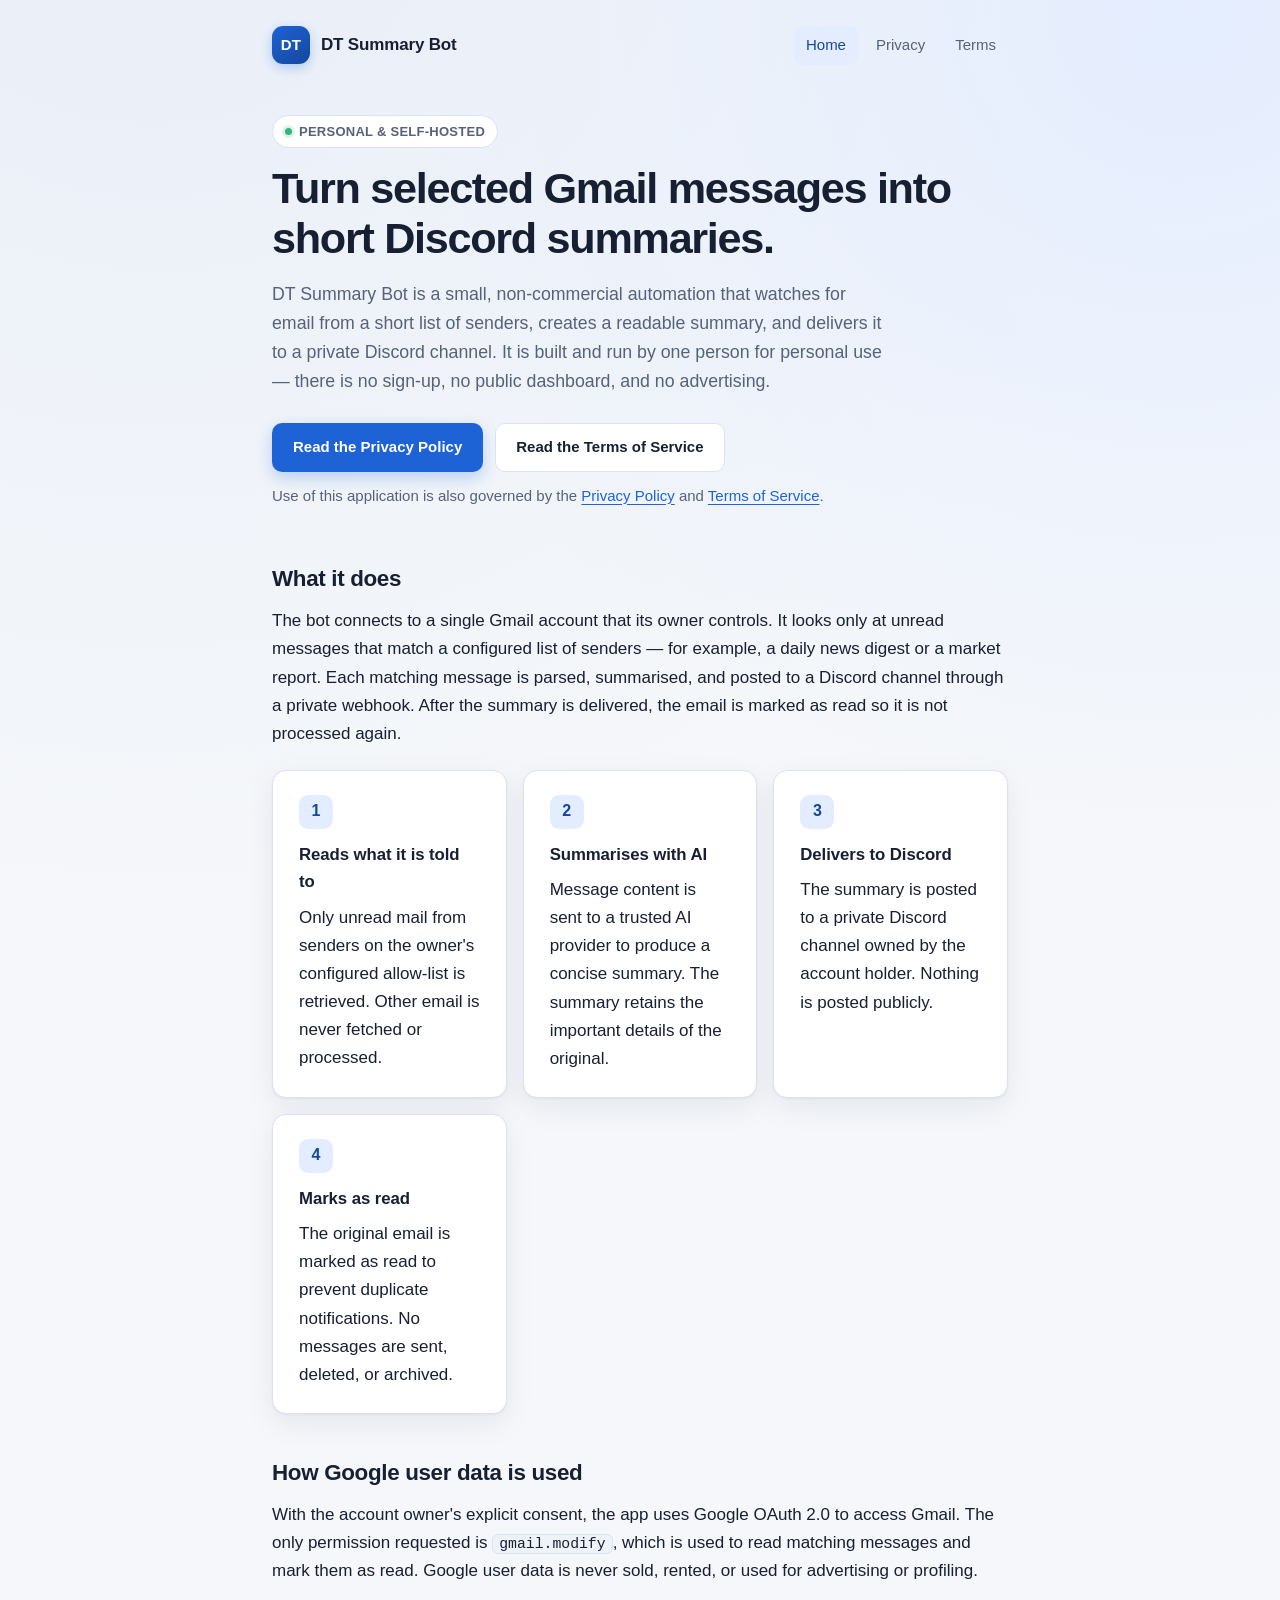
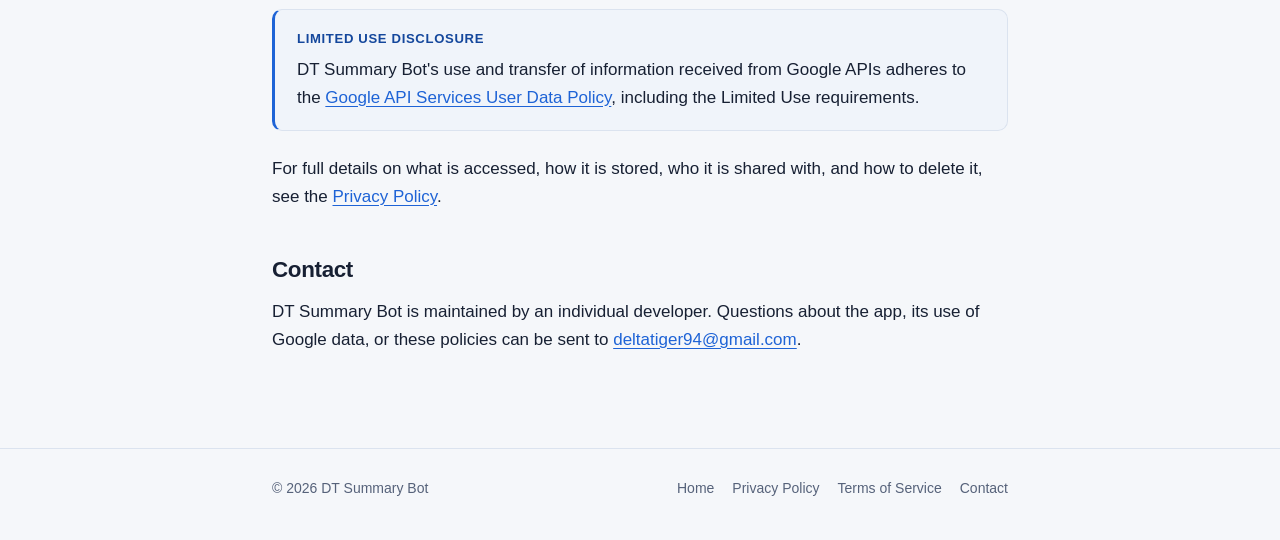
<file: index.html>
<!DOCTYPE html>
<html lang="en">
<head>
  <meta charset="utf-8">
  <meta name="viewport" content="width=device-width, initial-scale=1">
  <title>DT Summary Bot — Gmail summaries delivered to Discord</title>
  <meta name="description" content="DT Summary Bot is a personal, self-hosted automation that reads selected Gmail messages, summarises them, and posts the summary to a private Discord channel.">
  <meta name="theme-color" content="#1e63d6">
  <link rel="icon" href="assets/favicon.svg" type="image/svg+xml">
  <link rel="stylesheet" href="assets/style.css">
  <meta property="og:type" content="website">
  <meta property="og:title" content="DT Summary Bot">
  <meta property="og:description" content="A personal, self-hosted Gmail to Discord summary bot.">
</head>
<body>
  <a class="skip-link" href="#main">Skip to content</a>

  <header class="site-header">
    <div class="wrap header-inner">
      <a class="brand" href="index.html">
        <span class="brand-mark" aria-hidden="true">DT</span>
        <span>DT Summary Bot</span>
      </a>
      <nav class="site-nav" aria-label="Primary">
        <a href="index.html" aria-current="page">Home</a>
        <a href="privacy.html">Privacy</a>
        <a href="terms.html">Terms</a>
      </nav>
    </div>
  </header>

  <main id="main">
    <div class="wrap">
      <section class="hero">
        <p class="eyebrow"><span class="dot" aria-hidden="true"></span>Personal &amp; self-hosted</p>
        <h1>Turn selected Gmail messages into short Discord summaries.</h1>
        <p class="lead">
          DT Summary Bot is a small, non-commercial automation that watches for email from a
          short list of senders, creates a readable summary, and delivers it to a private
          Discord channel. It is built and run by one person for personal use — there is no
          sign-up, no public dashboard, and no advertising.
        </p>
        <div class="actions">
          <a class="button button-primary" href="privacy.html">Read the Privacy Policy</a>
          <a class="button button-secondary" href="terms.html">Read the Terms of Service</a>
        </div>
        <p class="meta">Use of this application is also governed by the <a href="privacy.html">Privacy Policy</a> and <a href="terms.html">Terms of Service</a>.</p>
      </section>

      <section aria-labelledby="what-it-does">
        <h2 id="what-it-does">What it does</h2>
        <p>
          The bot connects to a single Gmail account that its owner controls. It looks only at
          unread messages that match a configured list of senders — for example, a daily news
          digest or a market report. Each matching message is parsed, summarised, and posted to
          a Discord channel through a private webhook. After the summary is delivered, the
          email is marked as read so it is not processed again.
        </p>

        <div class="grid">
          <article class="card">
            <div class="feature-icon" aria-hidden="true">1</div>
            <h3>Reads what it is told to</h3>
            <p>Only unread mail from senders on the owner's configured allow-list is retrieved. Other email is never fetched or processed.</p>
          </article>
          <article class="card">
            <div class="feature-icon" aria-hidden="true">2</div>
            <h3>Summarises with AI</h3>
            <p>Message content is sent to a trusted AI provider to produce a concise summary. The summary retains the important details of the original.</p>
          </article>
          <article class="card">
            <div class="feature-icon" aria-hidden="true">3</div>
            <h3>Delivers to Discord</h3>
            <p>The summary is posted to a private Discord channel owned by the account holder. Nothing is posted publicly.</p>
          </article>
          <article class="card">
            <div class="feature-icon" aria-hidden="true">4</div>
            <h3>Marks as read</h3>
            <p>The original email is marked as read to prevent duplicate notifications. No messages are sent, deleted, or archived.</p>
          </article>
        </div>
      </section>

      <section aria-labelledby="google-data">
        <h2 id="google-data">How Google user data is used</h2>
        <p>
          With the account owner's explicit consent, the app uses Google OAuth 2.0 to access
          Gmail. The only permission requested is
          <code>gmail.modify</code>, which is used to read matching messages and mark them as
          read. Google user data is never sold, rented, or used for advertising or profiling.
        </p>

        <div class="callout">
          <span class="callout-title">Limited Use disclosure</span>
          <p>
            DT Summary Bot's use and transfer of information received from Google APIs adheres
            to the
            <a href="https://developers.google.com/terms/api-services-user-data-policy" rel="noopener noreferrer">Google API Services User Data Policy</a>,
            including the Limited Use requirements.
          </p>
        </div>

        <p>
          For full details on what is accessed, how it is stored, who it is shared with, and how
          to delete it, see the <a href="privacy.html">Privacy Policy</a>.
        </p>
      </section>

      <section aria-labelledby="contact">
        <h2 id="contact">Contact</h2>
        <p>
          DT Summary Bot is maintained by an individual developer. Questions about the app, its
          use of Google data, or these policies can be sent to
          <a href="mailto:deltatiger94@gmail.com">deltatiger94@gmail.com</a>.
        </p>
      </section>
    </div>
  </main>

  <footer class="site-footer">
    <div class="wrap footer-inner">
      <span>&copy; 2026 DT Summary Bot</span>
      <nav class="footer-links" aria-label="Footer">
        <a href="index.html">Home</a>
        <a href="privacy.html">Privacy Policy</a>
        <a href="terms.html">Terms of Service</a>
        <a href="mailto:deltatiger94@gmail.com">Contact</a>
      </nav>
    </div>
  </footer>
</body>
</html>
</file>
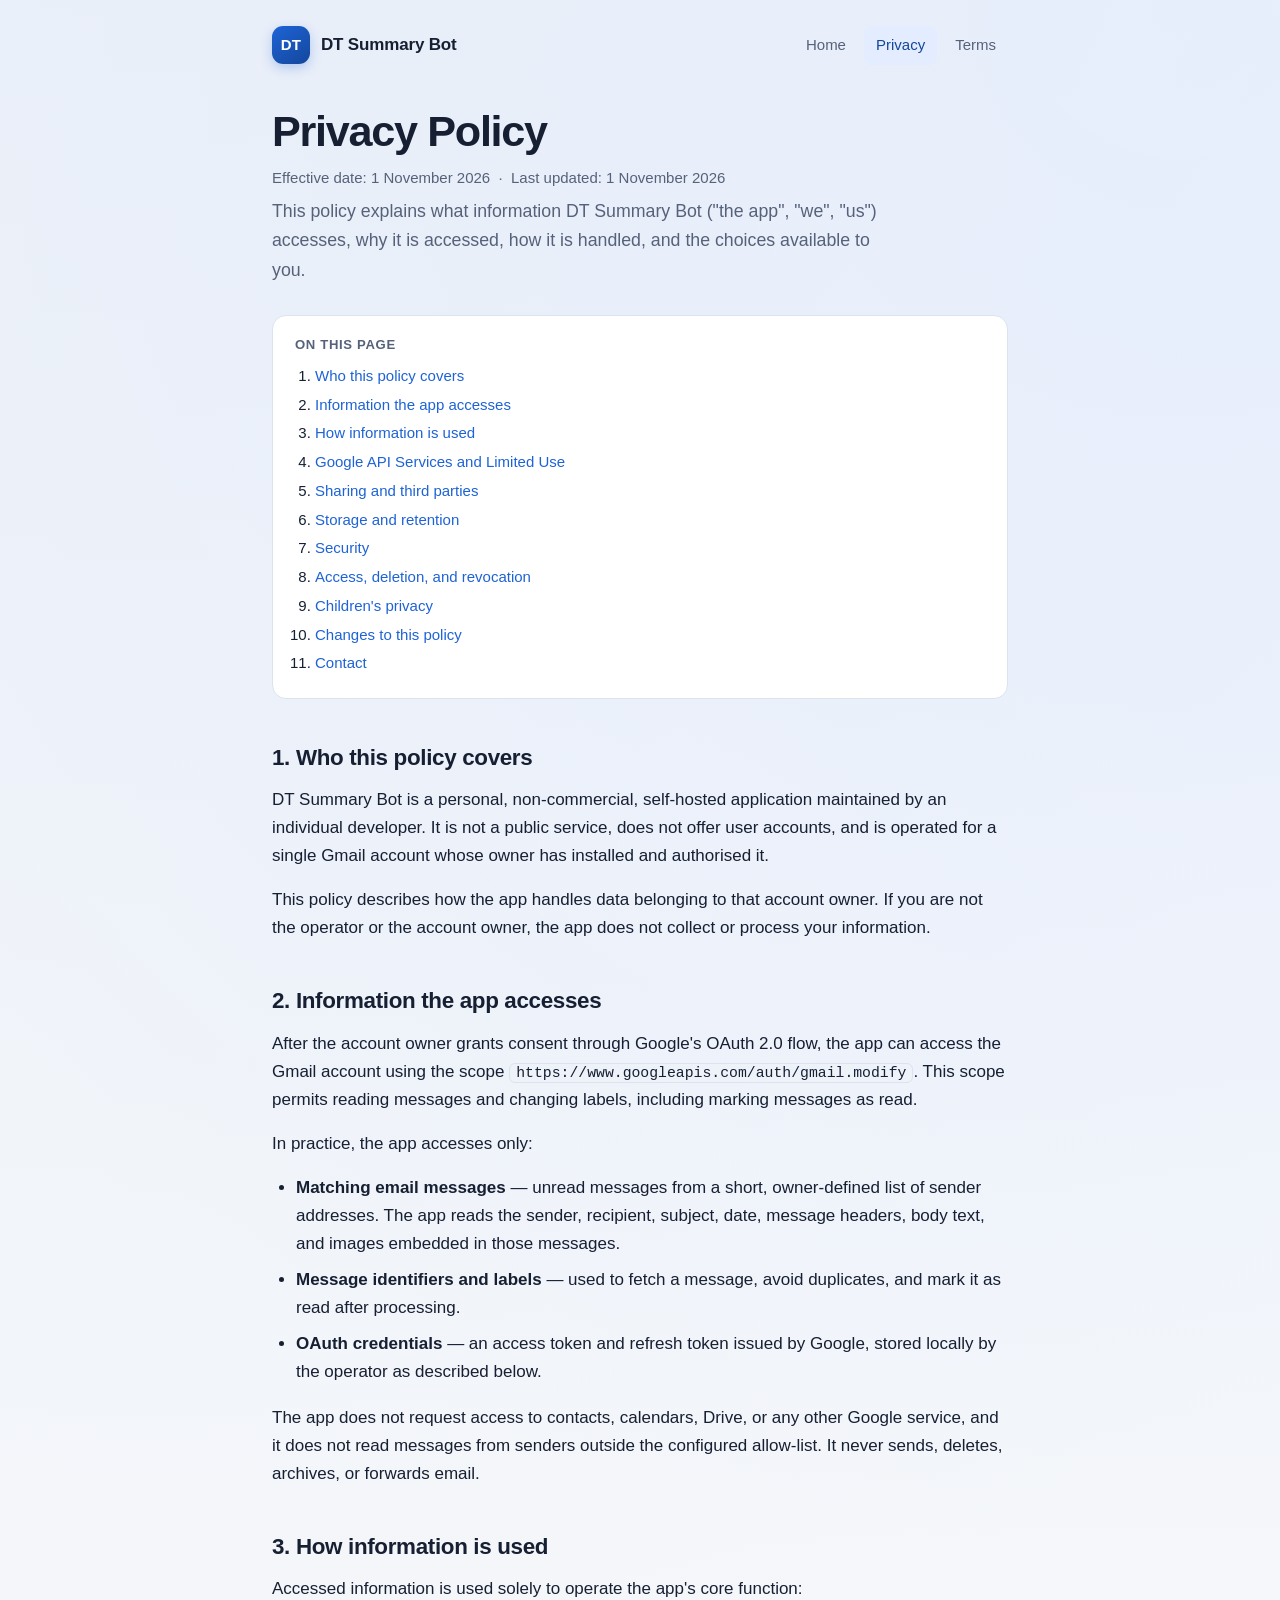
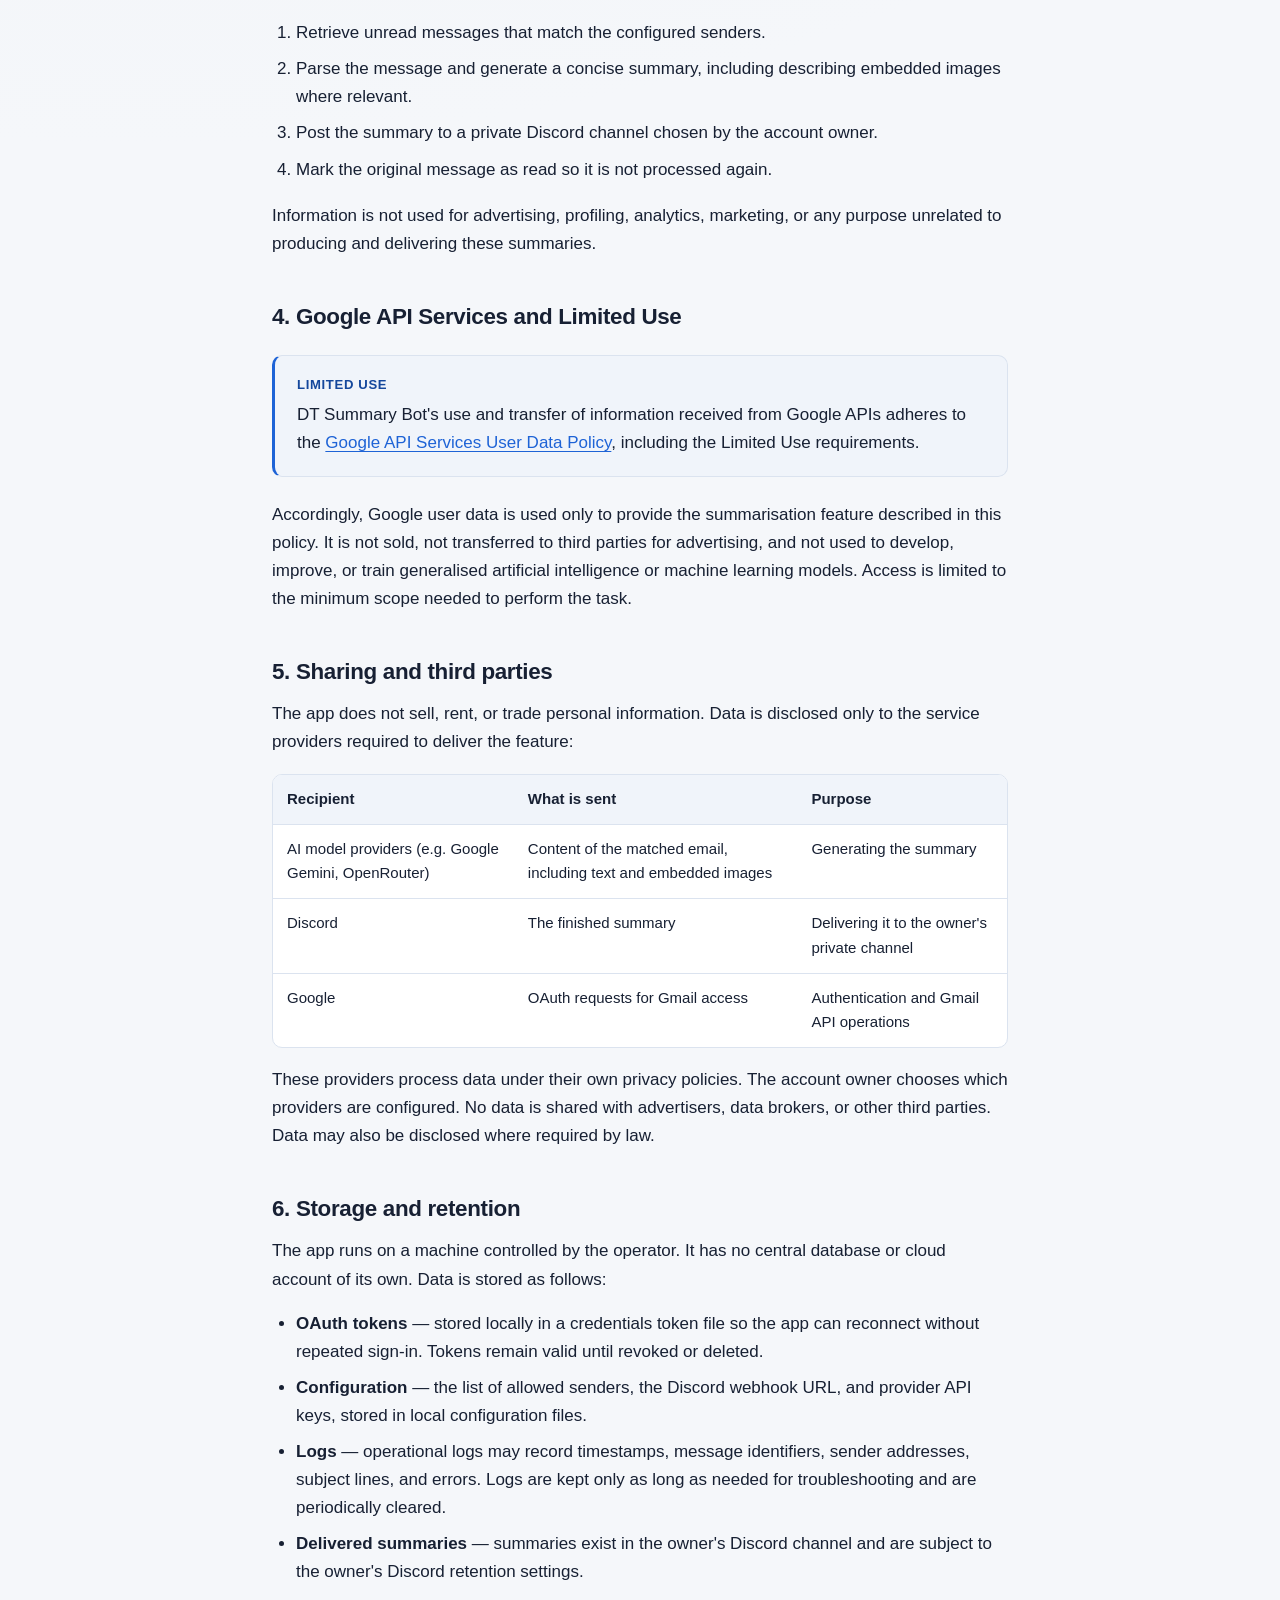
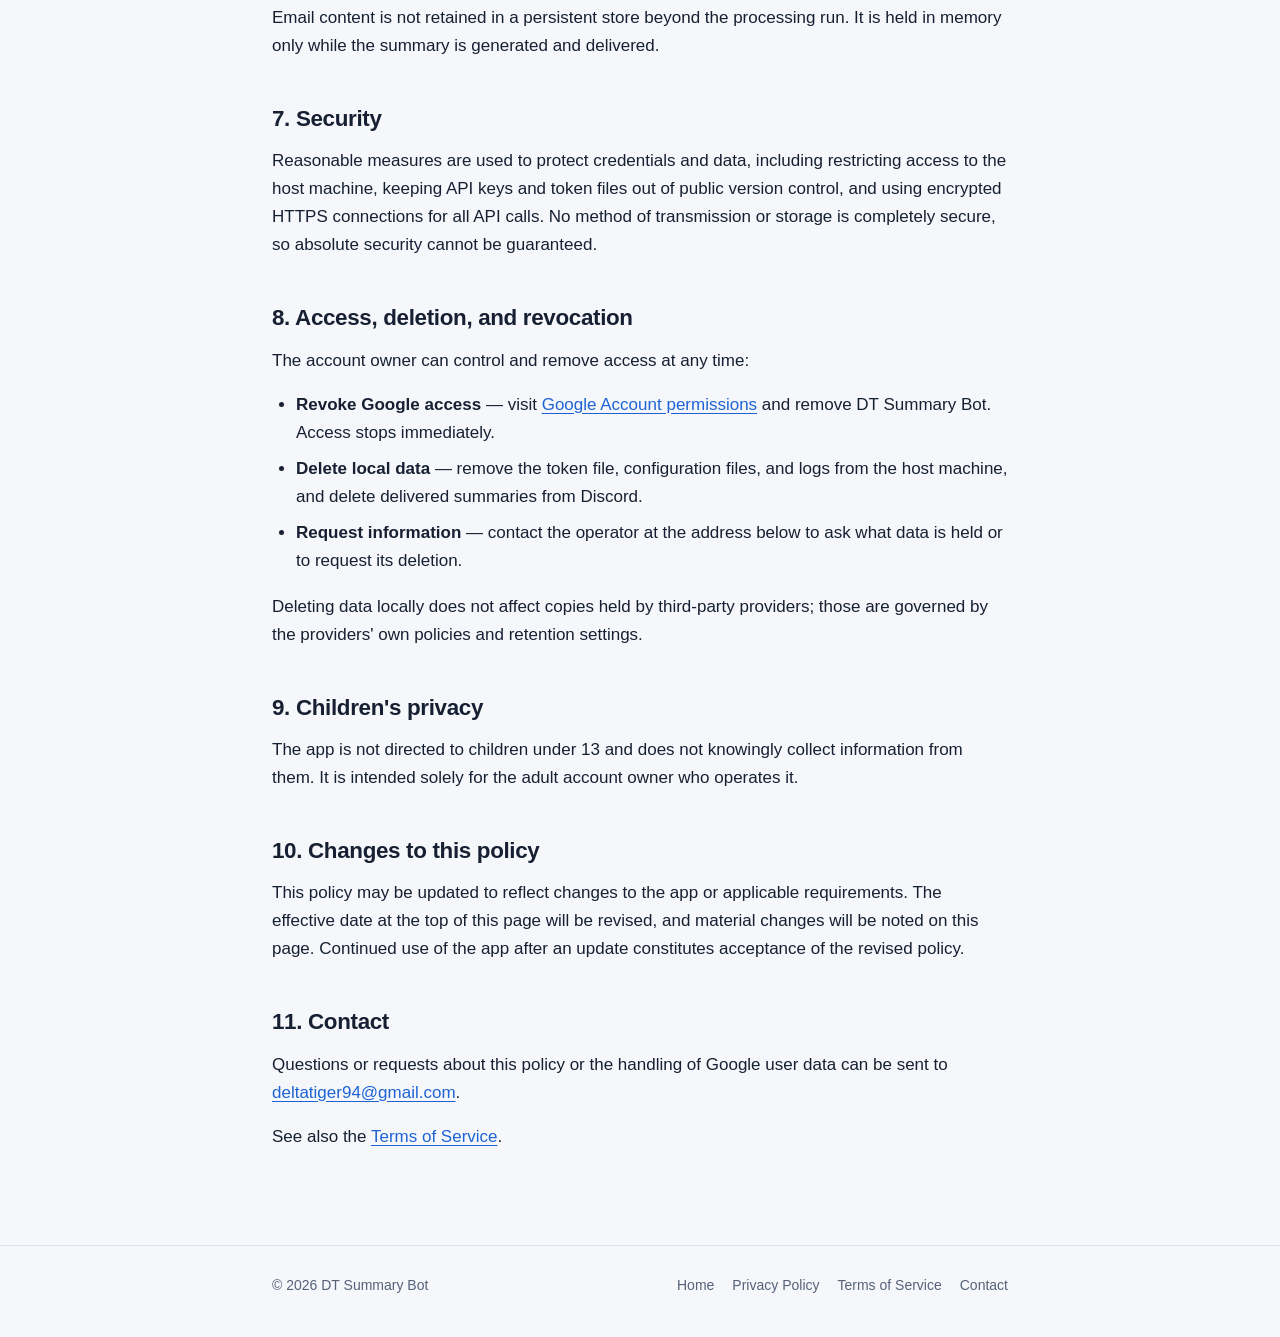
<file: privacy.html>
<!DOCTYPE html>
<html lang="en">
<head>
  <meta charset="utf-8">
  <meta name="viewport" content="width=device-width, initial-scale=1">
  <title>Privacy Policy — DT Summary Bot</title>
  <meta name="description" content="How DT Summary Bot accesses, uses, stores, and deletes Google user data.">
  <meta name="theme-color" content="#1e63d6">
  <link rel="icon" href="assets/favicon.svg" type="image/svg+xml">
  <link rel="stylesheet" href="assets/style.css">
</head>
<body>
  <a class="skip-link" href="#main">Skip to content</a>

  <header class="site-header">
    <div class="wrap header-inner">
      <a class="brand" href="index.html">
        <span class="brand-mark" aria-hidden="true">DT</span>
        <span>DT Summary Bot</span>
      </a>
      <nav class="site-nav" aria-label="Primary">
        <a href="index.html">Home</a>
        <a href="privacy.html" aria-current="page">Privacy</a>
        <a href="terms.html">Terms</a>
      </nav>
    </div>
  </header>

  <main id="main">
    <div class="wrap">
      <div class="page-header">
        <h1>Privacy Policy</h1>
        <p class="meta">Effective date: 1 November 2026 &nbsp;·&nbsp; Last updated: 1 November 2026</p>
        <p class="lead">
          This policy explains what information DT Summary Bot ("the app", "we", "us") accesses,
          why it is accessed, how it is handled, and the choices available to you.
        </p>
      </div>

      <nav class="toc" aria-label="On this page">
        <p>On this page</p>
        <ol>
          <li><a href="#scope">Who this policy covers</a></li>
          <li><a href="#data">Information the app accesses</a></li>
          <li><a href="#use">How information is used</a></li>
          <li><a href="#google">Google API Services and Limited Use</a></li>
          <li><a href="#sharing">Sharing and third parties</a></li>
          <li><a href="#storage">Storage and retention</a></li>
          <li><a href="#security">Security</a></li>
          <li><a href="#rights">Access, deletion, and revocation</a></li>
          <li><a href="#children">Children's privacy</a></li>
          <li><a href="#changes">Changes to this policy</a></li>
          <li><a href="#contact">Contact</a></li>
        </ol>
      </nav>

      <h2 id="scope">1. Who this policy covers</h2>
      <p>
        DT Summary Bot is a personal, non-commercial, self-hosted application maintained by an
        individual developer. It is not a public service, does not offer user accounts, and is
        operated for a single Gmail account whose owner has installed and authorised it.
      </p>
      <p>
        This policy describes how the app handles data belonging to that account owner. If you
        are not the operator or the account owner, the app does not collect or process your
        information.
      </p>

      <h2 id="data">2. Information the app accesses</h2>
      <p>
        After the account owner grants consent through Google's OAuth 2.0 flow, the app can
        access the Gmail account using the scope
        <code>https://www.googleapis.com/auth/gmail.modify</code>. This scope permits reading
        messages and changing labels, including marking messages as read.
      </p>
      <p>In practice, the app accesses only:</p>
      <ul>
        <li><strong>Matching email messages</strong> — unread messages from a short, owner-defined list of sender addresses. The app reads the sender, recipient, subject, date, message headers, body text, and images embedded in those messages.</li>
        <li><strong>Message identifiers and labels</strong> — used to fetch a message, avoid duplicates, and mark it as read after processing.</li>
        <li><strong>OAuth credentials</strong> — an access token and refresh token issued by Google, stored locally by the operator as described below.</li>
      </ul>
      <p>
        The app does not request access to contacts, calendars, Drive, or any other Google
        service, and it does not read messages from senders outside the configured allow-list.
        It never sends, deletes, archives, or forwards email.
      </p>

      <h2 id="use">3. How information is used</h2>
      <p>Accessed information is used solely to operate the app's core function:</p>
      <ol>
        <li>Retrieve unread messages that match the configured senders.</li>
        <li>Parse the message and generate a concise summary, including describing embedded images where relevant.</li>
        <li>Post the summary to a private Discord channel chosen by the account owner.</li>
        <li>Mark the original message as read so it is not processed again.</li>
      </ol>
      <p>
        Information is not used for advertising, profiling, analytics, marketing, or any purpose
        unrelated to producing and delivering these summaries.
      </p>

      <h2 id="google">4. Google API Services and Limited Use</h2>
      <div class="callout">
        <span class="callout-title">Limited Use</span>
        <p>
          DT Summary Bot's use and transfer of information received from Google APIs adheres to
          the
          <a href="https://developers.google.com/terms/api-services-user-data-policy" rel="noopener noreferrer">Google API Services User Data Policy</a>,
          including the Limited Use requirements.
        </p>
      </div>
      <p>
        Accordingly, Google user data is used only to provide the summarisation feature
        described in this policy. It is not sold, not transferred to third parties for
        advertising, and not used to develop, improve, or train generalised artificial
        intelligence or machine learning models. Access is limited to the minimum scope needed
        to perform the task.
      </p>

      <h2 id="sharing">5. Sharing and third parties</h2>
      <p>
        The app does not sell, rent, or trade personal information. Data is disclosed only to
        the service providers required to deliver the feature:
      </p>

      <div class="table-scroll">
        <table>
          <thead>
            <tr>
              <th scope="col">Recipient</th>
              <th scope="col">What is sent</th>
              <th scope="col">Purpose</th>
            </tr>
          </thead>
          <tbody>
            <tr>
              <td>AI model providers (e.g. Google Gemini, OpenRouter)</td>
              <td>Content of the matched email, including text and embedded images</td>
              <td>Generating the summary</td>
            </tr>
            <tr>
              <td>Discord</td>
              <td>The finished summary</td>
              <td>Delivering it to the owner's private channel</td>
            </tr>
            <tr>
              <td>Google</td>
              <td>OAuth requests for Gmail access</td>
              <td>Authentication and Gmail API operations</td>
            </tr>
          </tbody>
        </table>
      </div>

      <p>
        These providers process data under their own privacy policies. The account owner
        chooses which providers are configured. No data is shared with advertisers, data
        brokers, or other third parties. Data may also be disclosed where required by law.
      </p>

      <h2 id="storage">6. Storage and retention</h2>
      <p>
        The app runs on a machine controlled by the operator. It has no central database or
        cloud account of its own. Data is stored as follows:
      </p>
      <ul>
        <li><strong>OAuth tokens</strong> — stored locally in a credentials token file so the app can reconnect without repeated sign-in. Tokens remain valid until revoked or deleted.</li>
        <li><strong>Configuration</strong> — the list of allowed senders, the Discord webhook URL, and provider API keys, stored in local configuration files.</li>
        <li><strong>Logs</strong> — operational logs may record timestamps, message identifiers, sender addresses, subject lines, and errors. Logs are kept only as long as needed for troubleshooting and are periodically cleared.</li>
        <li><strong>Delivered summaries</strong> — summaries exist in the owner's Discord channel and are subject to the owner's Discord retention settings.</li>
      </ul>
      <p>
        Email content is not retained in a persistent store beyond the processing run. It is
        held in memory only while the summary is generated and delivered.
      </p>

      <h2 id="security">7. Security</h2>
      <p>
        Reasonable measures are used to protect credentials and data, including restricting
        access to the host machine, keeping API keys and token files out of public version
        control, and using encrypted HTTPS connections for all API calls. No method of
        transmission or storage is completely secure, so absolute security cannot be
        guaranteed.
      </p>

      <h2 id="rights">8. Access, deletion, and revocation</h2>
      <p>The account owner can control and remove access at any time:</p>
      <ul>
        <li>
          <strong>Revoke Google access</strong> — visit
          <a href="https://myaccount.google.com/permissions" rel="noopener noreferrer">Google Account permissions</a>
          and remove DT Summary Bot. Access stops immediately.
        </li>
        <li>
          <strong>Delete local data</strong> — remove the token file, configuration files, and
          logs from the host machine, and delete delivered summaries from Discord.
        </li>
        <li>
          <strong>Request information</strong> — contact the operator at the address below to ask
          what data is held or to request its deletion.
        </li>
      </ul>
      <p>
        Deleting data locally does not affect copies held by third-party providers; those are
        governed by the providers' own policies and retention settings.
      </p>

      <h2 id="children">9. Children's privacy</h2>
      <p>
        The app is not directed to children under 13 and does not knowingly collect information
        from them. It is intended solely for the adult account owner who operates it.
      </p>

      <h2 id="changes">10. Changes to this policy</h2>
      <p>
        This policy may be updated to reflect changes to the app or applicable requirements.
        The effective date at the top of this page will be revised, and material changes will be
        noted on this page. Continued use of the app after an update constitutes acceptance of
        the revised policy.
      </p>

      <h2 id="contact">11. Contact</h2>
      <p>
        Questions or requests about this policy or the handling of Google user data can be sent
        to <a href="mailto:deltatiger94@gmail.com">deltatiger94@gmail.com</a>.
      </p>
      <p>See also the <a href="terms.html">Terms of Service</a>.</p>
    </div>
  </main>

  <footer class="site-footer">
    <div class="wrap footer-inner">
      <span>&copy; 2026 DT Summary Bot</span>
      <nav class="footer-links" aria-label="Footer">
        <a href="index.html">Home</a>
        <a href="privacy.html">Privacy Policy</a>
        <a href="terms.html">Terms of Service</a>
        <a href="mailto:deltatiger94@gmail.com">Contact</a>
      </nav>
    </div>
  </footer>
</body>
</html>
</file>
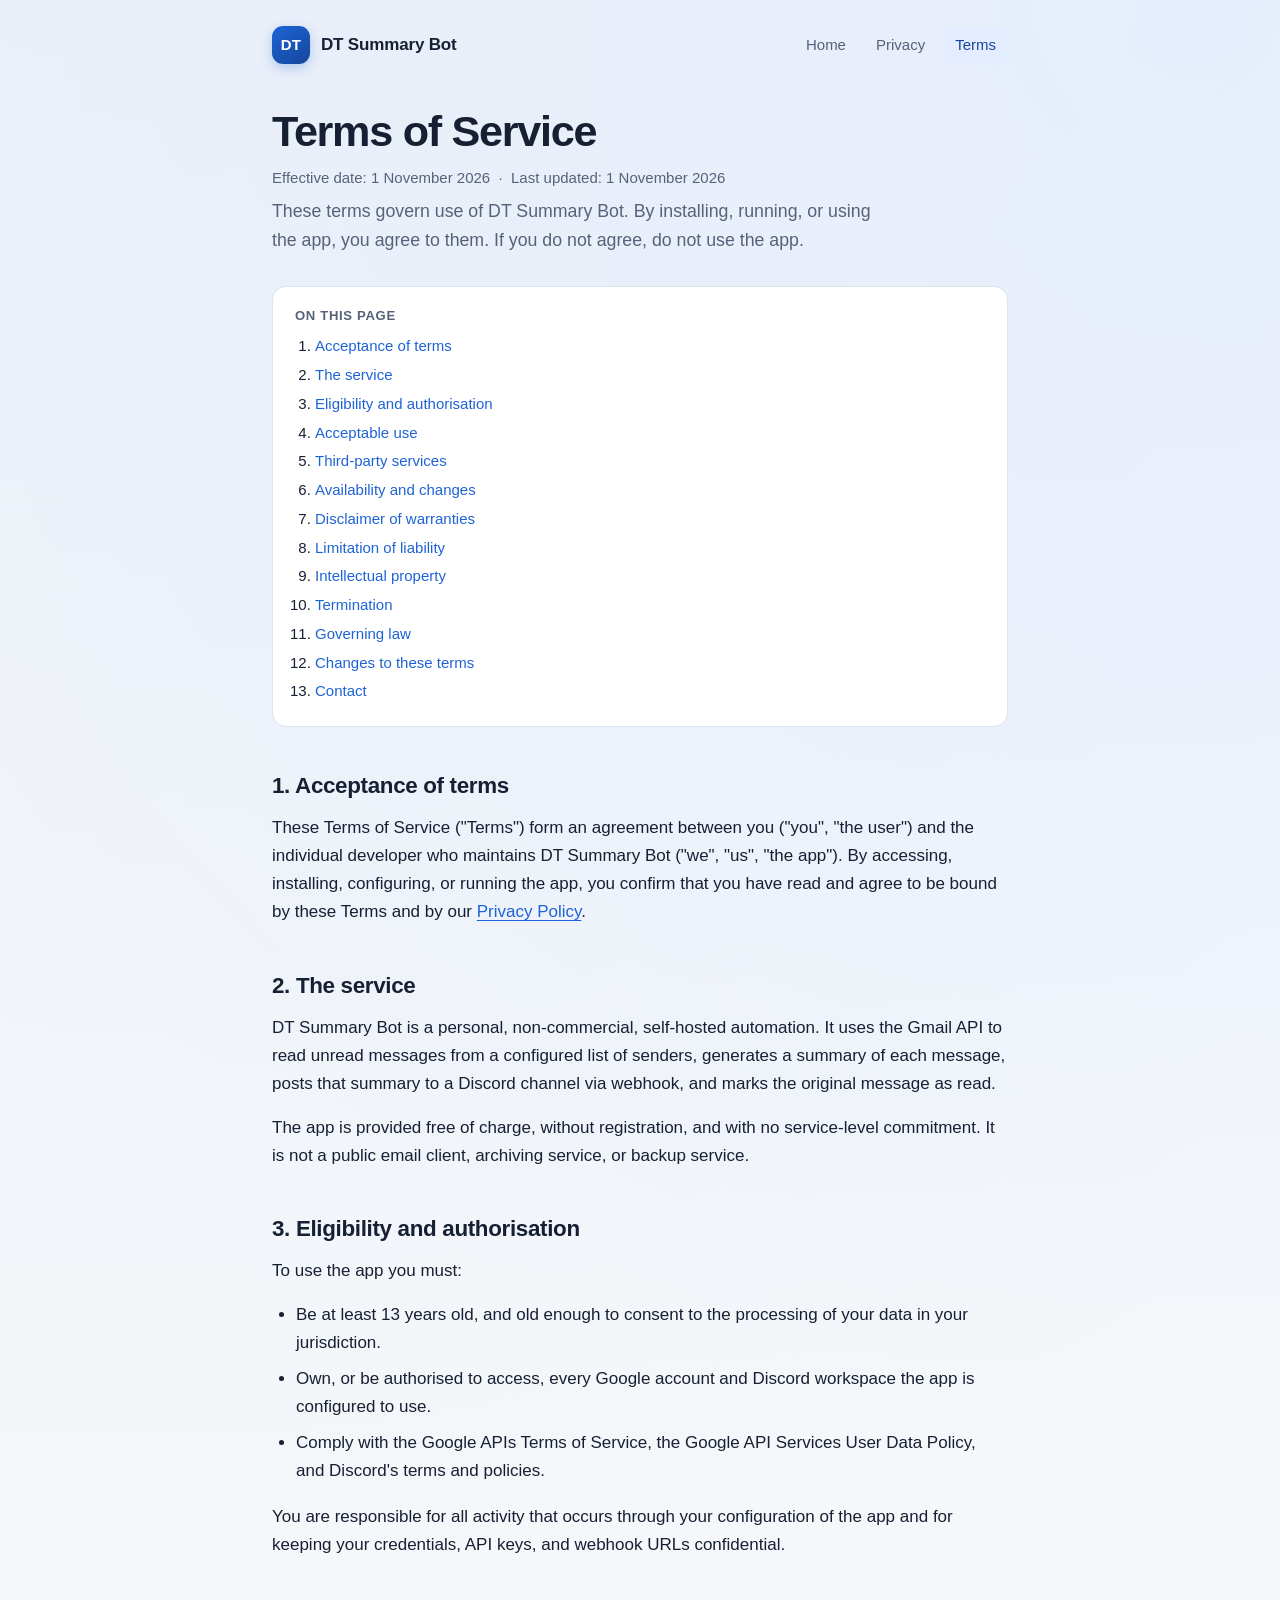
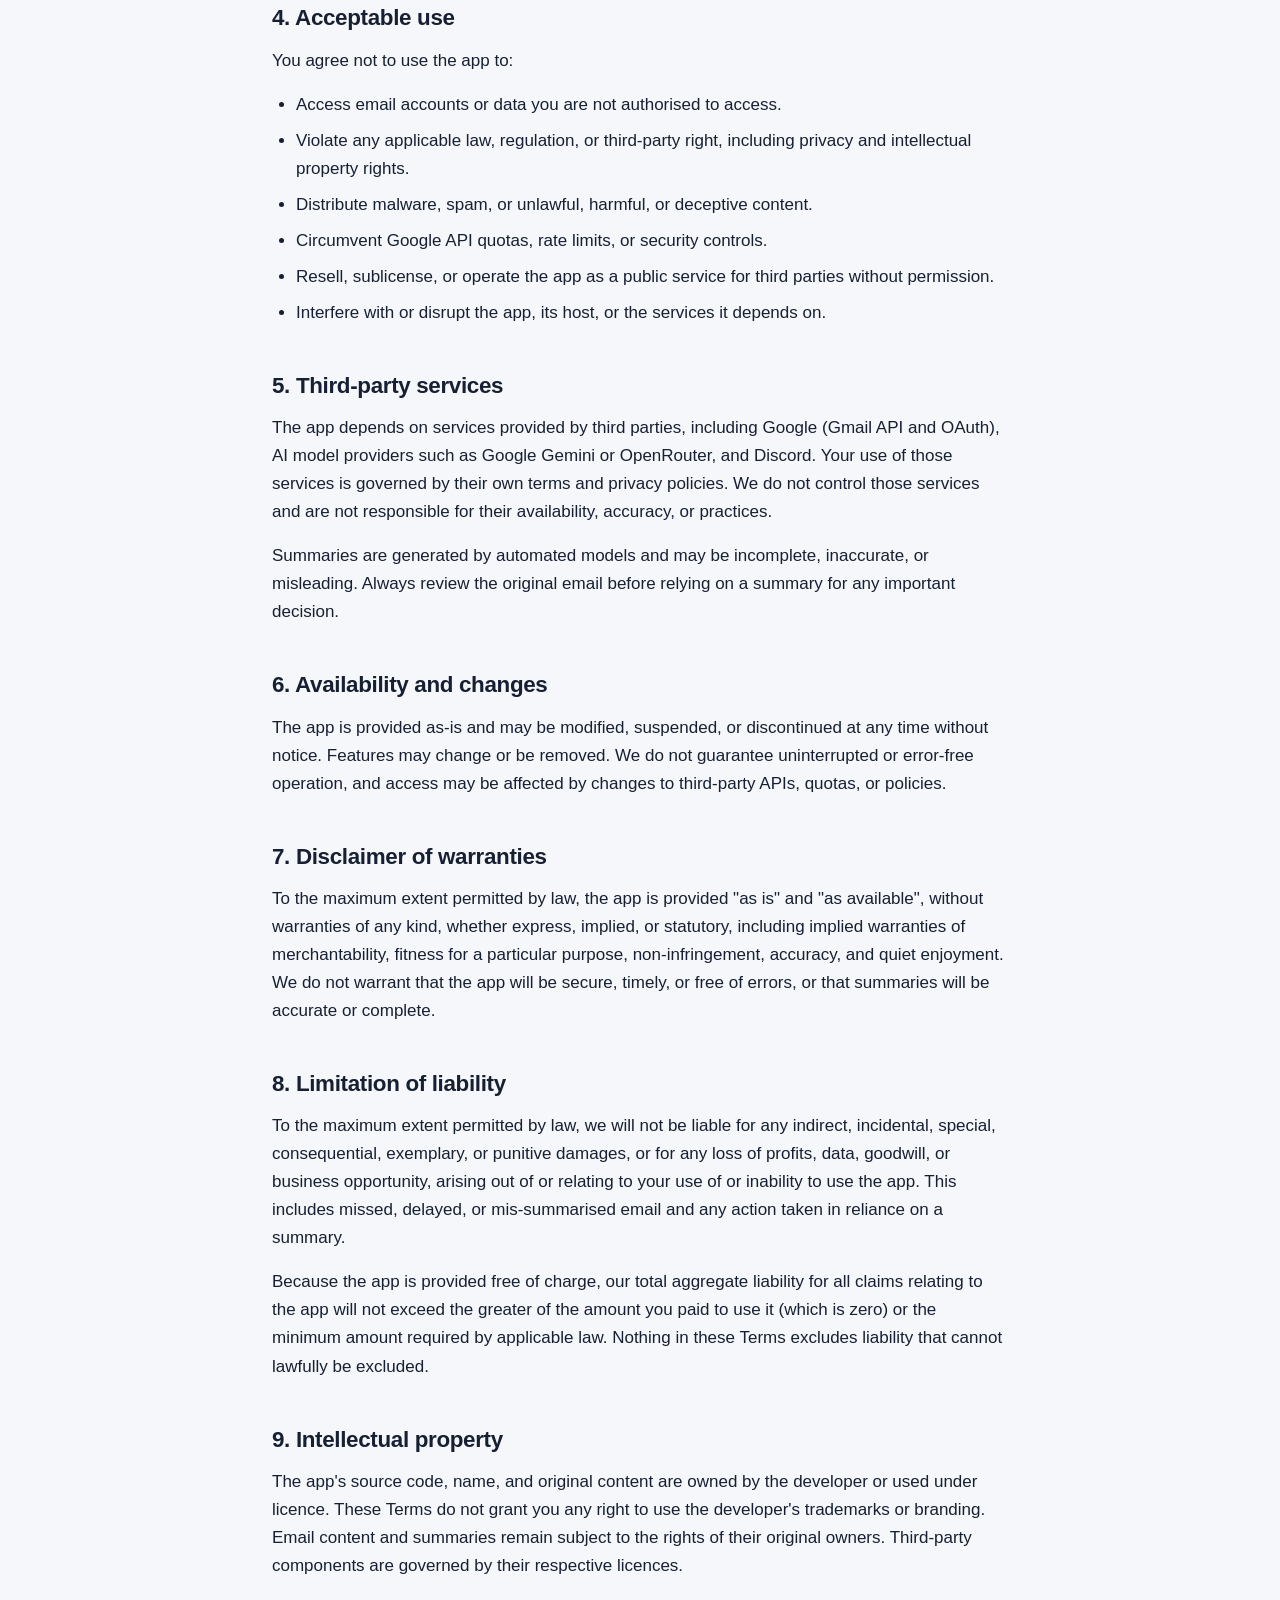
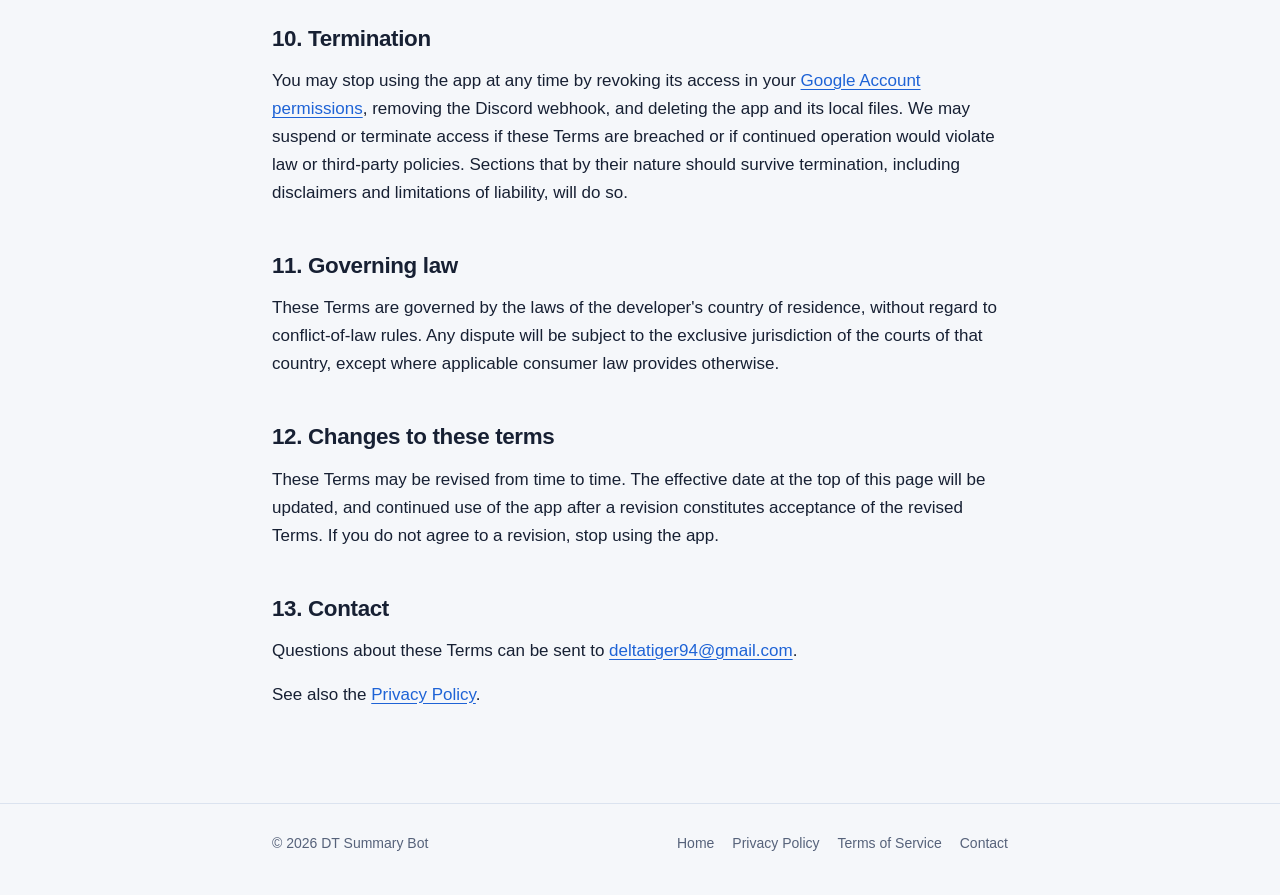
<file: terms.html>
<!DOCTYPE html>
<html lang="en">
<head>
  <meta charset="utf-8">
  <meta name="viewport" content="width=device-width, initial-scale=1">
  <title>Terms of Service — DT Summary Bot</title>
  <meta name="description" content="The terms that govern use of the DT Summary Bot application.">
  <meta name="theme-color" content="#1e63d6">
  <link rel="icon" href="assets/favicon.svg" type="image/svg+xml">
  <link rel="stylesheet" href="assets/style.css">
</head>
<body>
  <a class="skip-link" href="#main">Skip to content</a>

  <header class="site-header">
    <div class="wrap header-inner">
      <a class="brand" href="index.html">
        <span class="brand-mark" aria-hidden="true">DT</span>
        <span>DT Summary Bot</span>
      </a>
      <nav class="site-nav" aria-label="Primary">
        <a href="index.html">Home</a>
        <a href="privacy.html">Privacy</a>
        <a href="terms.html" aria-current="page">Terms</a>
      </nav>
    </div>
  </header>

  <main id="main">
    <div class="wrap">
      <div class="page-header">
        <h1>Terms of Service</h1>
        <p class="meta">Effective date: 1 November 2026 &nbsp;·&nbsp; Last updated: 1 November 2026</p>
        <p class="lead">
          These terms govern use of DT Summary Bot. By installing, running, or using the app, you
          agree to them. If you do not agree, do not use the app.
        </p>
      </div>

      <nav class="toc" aria-label="On this page">
        <p>On this page</p>
        <ol>
          <li><a href="#acceptance">Acceptance of terms</a></li>
          <li><a href="#service">The service</a></li>
          <li><a href="#eligibility">Eligibility and authorisation</a></li>
          <li><a href="#acceptable-use">Acceptable use</a></li>
          <li><a href="#third-parties">Third-party services</a></li>
          <li><a href="#availability">Availability and changes</a></li>
          <li><a href="#disclaimer">Disclaimer of warranties</a></li>
          <li><a href="#liability">Limitation of liability</a></li>
          <li><a href="#ip">Intellectual property</a></li>
          <li><a href="#termination">Termination</a></li>
          <li><a href="#law">Governing law</a></li>
          <li><a href="#changes">Changes to these terms</a></li>
          <li><a href="#contact">Contact</a></li>
        </ol>
      </nav>

      <h2 id="acceptance">1. Acceptance of terms</h2>
      <p>
        These Terms of Service ("Terms") form an agreement between you ("you", "the user") and
        the individual developer who maintains DT Summary Bot ("we", "us", "the app"). By
        accessing, installing, configuring, or running the app, you confirm that you have read
        and agree to be bound by these Terms and by our
        <a href="privacy.html">Privacy Policy</a>.
      </p>

      <h2 id="service">2. The service</h2>
      <p>
        DT Summary Bot is a personal, non-commercial, self-hosted automation. It uses the Gmail
        API to read unread messages from a configured list of senders, generates a summary of
        each message, posts that summary to a Discord channel via webhook, and marks the
        original message as read.
      </p>
      <p>
        The app is provided free of charge, without registration, and with no service-level
        commitment. It is not a public email client, archiving service, or backup service.
      </p>

      <h2 id="eligibility">3. Eligibility and authorisation</h2>
      <p>To use the app you must:</p>
      <ul>
        <li>Be at least 13 years old, and old enough to consent to the processing of your data in your jurisdiction.</li>
        <li>Own, or be authorised to access, every Google account and Discord workspace the app is configured to use.</li>
        <li>Comply with the Google APIs Terms of Service, the Google API Services User Data Policy, and Discord's terms and policies.</li>
      </ul>
      <p>
        You are responsible for all activity that occurs through your configuration of the app
        and for keeping your credentials, API keys, and webhook URLs confidential.
      </p>

      <h2 id="acceptable-use">4. Acceptable use</h2>
      <p>You agree not to use the app to:</p>
      <ul>
        <li>Access email accounts or data you are not authorised to access.</li>
        <li>Violate any applicable law, regulation, or third-party right, including privacy and intellectual property rights.</li>
        <li>Distribute malware, spam, or unlawful, harmful, or deceptive content.</li>
        <li>Circumvent Google API quotas, rate limits, or security controls.</li>
        <li>Resell, sublicense, or operate the app as a public service for third parties without permission.</li>
        <li>Interfere with or disrupt the app, its host, or the services it depends on.</li>
      </ul>

      <h2 id="third-parties">5. Third-party services</h2>
      <p>
        The app depends on services provided by third parties, including Google (Gmail API and
        OAuth), AI model providers such as Google Gemini or OpenRouter, and Discord. Your use of
        those services is governed by their own terms and privacy policies. We do not control
        those services and are not responsible for their availability, accuracy, or practices.
      </p>
      <p>
        Summaries are generated by automated models and may be incomplete, inaccurate, or
        misleading. Always review the original email before relying on a summary for any
        important decision.
      </p>

      <h2 id="availability">6. Availability and changes</h2>
      <p>
        The app is provided as-is and may be modified, suspended, or discontinued at any time
        without notice. Features may change or be removed. We do not guarantee uninterrupted or
        error-free operation, and access may be affected by changes to third-party APIs,
        quotas, or policies.
      </p>

      <h2 id="disclaimer">7. Disclaimer of warranties</h2>
      <p>
        To the maximum extent permitted by law, the app is provided "as is" and "as available",
        without warranties of any kind, whether express, implied, or statutory, including
        implied warranties of merchantability, fitness for a particular purpose,
        non-infringement, accuracy, and quiet enjoyment. We do not warrant that the app will be
        secure, timely, or free of errors, or that summaries will be accurate or complete.
      </p>

      <h2 id="liability">8. Limitation of liability</h2>
      <p>
        To the maximum extent permitted by law, we will not be liable for any indirect,
        incidental, special, consequential, exemplary, or punitive damages, or for any loss of
        profits, data, goodwill, or business opportunity, arising out of or relating to your
        use of or inability to use the app. This includes missed, delayed, or mis-summarised
        email and any action taken in reliance on a summary.
      </p>
      <p>
        Because the app is provided free of charge, our total aggregate liability for all claims
        relating to the app will not exceed the greater of the amount you paid to use it (which
        is zero) or the minimum amount required by applicable law. Nothing in these Terms
        excludes liability that cannot lawfully be excluded.
      </p>

      <h2 id="ip">9. Intellectual property</h2>
      <p>
        The app's source code, name, and original content are owned by the developer or used
        under licence. These Terms do not grant you any right to use the developer's trademarks
        or branding. Email content and summaries remain subject to the rights of their original
        owners. Third-party components are governed by their respective licences.
      </p>

      <h2 id="termination">10. Termination</h2>
      <p>
        You may stop using the app at any time by revoking its access in your
        <a href="https://myaccount.google.com/permissions" rel="noopener noreferrer">Google Account permissions</a>,
        removing the Discord webhook, and deleting the app and its local files. We may suspend
        or terminate access if these Terms are breached or if continued operation would violate
        law or third-party policies. Sections that by their nature should survive termination,
        including disclaimers and limitations of liability, will do so.
      </p>

      <h2 id="law">11. Governing law</h2>
      <p>
        These Terms are governed by the laws of the developer's country of residence, without
        regard to conflict-of-law rules. Any dispute will be subject to the exclusive
        jurisdiction of the courts of that country, except where applicable consumer law
        provides otherwise.
      </p>

      <h2 id="changes">12. Changes to these terms</h2>
      <p>
        These Terms may be revised from time to time. The effective date at the top of this page
        will be updated, and continued use of the app after a revision constitutes acceptance of
        the revised Terms. If you do not agree to a revision, stop using the app.
      </p>

      <h2 id="contact">13. Contact</h2>
      <p>
        Questions about these Terms can be sent to
        <a href="mailto:deltatiger94@gmail.com">deltatiger94@gmail.com</a>.
      </p>
      <p>See also the <a href="privacy.html">Privacy Policy</a>.</p>
    </div>
  </main>

  <footer class="site-footer">
    <div class="wrap footer-inner">
      <span>&copy; 2026 DT Summary Bot</span>
      <nav class="footer-links" aria-label="Footer">
        <a href="index.html">Home</a>
        <a href="privacy.html">Privacy Policy</a>
        <a href="terms.html">Terms of Service</a>
        <a href="mailto:deltatiger94@gmail.com">Contact</a>
      </nav>
    </div>
  </footer>
</body>
</html>
</file>
<file: assets/style.css>
/* DT Summary Bot - shared styles */

:root {
  color-scheme: light dark;

  --bg: #f5f7fa;
  --bg-accent: #e8eef8;
  --surface: #ffffff;
  --surface-soft: #f0f4fa;
  --text: #172033;
  --text-muted: #56627a;
  --border: #dbe3ef;
  --brand: #1e63d6;
  --brand-strong: #14479c;
  --brand-soft: #e4edff;
  --code-bg: #eef2f9;
  --shadow: 0 1px 2px rgba(16, 32, 64, 0.05), 0 10px 30px rgba(16, 32, 64, 0.07);
  --radius: 14px;
  --maxw: 780px;
}

@media (prefers-color-scheme: dark) {
  :root {
    --bg: #0d1220;
    --bg-accent: #131c30;
    --surface: #161f33;
    --surface-soft: #1b2740;
    --text: #e7edf8;
    --text-muted: #a2b0c8;
    --border: #2a3854;
    --brand: #7eaaff;
    --brand-strong: #a8c4ff;
    --brand-soft: #1d2c4a;
    --code-bg: #1d2942;
    --shadow: 0 1px 2px rgba(0, 0, 0, 0.3), 0 10px 30px rgba(0, 0, 0, 0.35);
  }
}

*,
*::before,
*::after {
  box-sizing: border-box;
}

html {
  -webkit-text-size-adjust: 100%;
  scroll-behavior: smooth;
}

body {
  margin: 0;
  font-family: -apple-system, BlinkMacSystemFont, "Segoe UI", Roboto, "Helvetica Neue",
    Arial, sans-serif;
  font-size: 17px;
  line-height: 1.65;
  color: var(--text);
  background-color: var(--bg);
  background-image: radial-gradient(
      circle at 12% -8%,
      var(--bg-accent) 0,
      transparent 42%
    ),
    radial-gradient(circle at 92% 0, var(--brand-soft) 0, transparent 34%);
  background-repeat: no-repeat;
}

.wrap {
  width: 100%;
  max-width: var(--maxw);
  margin: 0 auto;
  padding: 0 22px;
}

.skip-link {
  position: absolute;
  left: -9999px;
  top: 0;
  background: var(--brand);
  color: #fff;
  padding: 10px 16px;
  border-radius: 0 0 8px 0;
  z-index: 10;
}

.skip-link:focus {
  left: 0;
}

/* Header */

.site-header {
  padding: 26px 0 0;
}

.header-inner {
  display: flex;
  align-items: center;
  justify-content: space-between;
  gap: 18px;
  flex-wrap: wrap;
}

.brand {
  display: inline-flex;
  align-items: center;
  gap: 11px;
  color: var(--text);
  text-decoration: none;
  font-weight: 650;
  letter-spacing: -0.01em;
}

.brand-mark {
  display: grid;
  place-items: center;
  width: 38px;
  height: 38px;
  border-radius: 11px;
  background: linear-gradient(145deg, var(--brand), var(--brand-strong));
  color: #fff;
  font-size: 15px;
  font-weight: 700;
  letter-spacing: 0.02em;
  box-shadow: 0 4px 12px rgba(30, 99, 214, 0.28);
}

.site-nav {
  display: flex;
  align-items: center;
  gap: 6px;
  flex-wrap: wrap;
}

.site-nav a {
  color: var(--text-muted);
  text-decoration: none;
  font-size: 15px;
  font-weight: 500;
  padding: 7px 12px;
  border-radius: 8px;
  transition: background-color 0.15s ease, color 0.15s ease;
}

.site-nav a:hover {
  color: var(--text);
  background: var(--surface-soft);
}

.site-nav a[aria-current="page"] {
  color: var(--brand-strong);
  background: var(--brand-soft);
}

/* Main */

main {
  padding: 42px 0 54px;
}

.hero {
  padding: 8px 0 6px;
}

.eyebrow {
  display: inline-flex;
  align-items: center;
  gap: 7px;
  margin: 0 0 16px;
  padding: 5px 12px;
  border: 1px solid var(--border);
  border-radius: 999px;
  background: var(--surface);
  color: var(--text-muted);
  font-size: 13px;
  font-weight: 600;
  letter-spacing: 0.02em;
  text-transform: uppercase;
}

.eyebrow .dot {
  width: 7px;
  height: 7px;
  border-radius: 50%;
  background: #2fb67c;
  box-shadow: 0 0 0 3px rgba(47, 182, 124, 0.16);
}

h1 {
  margin: 0 0 16px;
  font-size: clamp(2rem, 5vw, 2.7rem);
  line-height: 1.15;
  letter-spacing: -0.03em;
  font-weight: 750;
}

.lead {
  margin: 0 0 26px;
  font-size: 1.11rem;
  color: var(--text-muted);
  max-width: 62ch;
}

h2 {
  margin: 44px 0 14px;
  font-size: 1.4rem;
  line-height: 1.3;
  letter-spacing: -0.015em;
}

h3 {
  margin: 26px 0 8px;
  font-size: 1.05rem;
  letter-spacing: -0.005em;
}

p {
  margin: 0 0 16px;
}

a {
  color: var(--brand);
  text-underline-offset: 3px;
}

a:hover {
  color: var(--brand-strong);
}

ul,
ol {
  margin: 0 0 18px;
  padding-left: 24px;
}

li {
  margin-bottom: 8px;
}

li:last-child {
  margin-bottom: 0;
}

strong {
  font-weight: 650;
}

code {
  font-family: ui-monospace, SFMono-Regular, "SF Mono", Menlo, Consolas, monospace;
  font-size: 0.87em;
  background: var(--code-bg);
  border: 1px solid var(--border);
  border-radius: 6px;
  padding: 1px 6px;
  white-space: nowrap;
}

/* Components */

.actions {
  display: flex;
  flex-wrap: wrap;
  gap: 12px;
  margin: 0 0 12px;
}

.button {
  display: inline-block;
  padding: 11px 20px;
  border-radius: 10px;
  font-size: 15px;
  font-weight: 600;
  text-decoration: none;
  border: 1px solid transparent;
  transition: transform 0.12s ease, background-color 0.15s ease, box-shadow 0.15s ease;
}

.button:hover {
  transform: translateY(-1px);
}

.button-primary {
  background: var(--brand);
  color: #fff;
  box-shadow: 0 6px 16px rgba(30, 99, 214, 0.26);
}

.button-primary:hover {
  background: var(--brand-strong);
  color: #fff;
}

.button-secondary {
  background: var(--surface);
  color: var(--text);
  border-color: var(--border);
}

.button-secondary:hover {
  background: var(--surface-soft);
  color: var(--text);
}

.card {
  background: var(--surface);
  border: 1px solid var(--border);
  border-radius: var(--radius);
  padding: 24px 26px;
  box-shadow: var(--shadow);
}

.card + .card {
  margin-top: 16px;
}

.card h3 {
  margin-top: 0;
}

.card p:last-child,
.card ul:last-child {
  margin-bottom: 0;
}

.grid {
  display: grid;
  gap: 16px;
  grid-template-columns: repeat(auto-fit, minmax(220px, 1fr));
  margin: 22px 0 0;
}

.grid .card {
  margin-top: 0;
}

.feature-icon {
  display: grid;
  place-items: center;
  width: 34px;
  height: 34px;
  margin-bottom: 12px;
  border-radius: 9px;
  background: var(--brand-soft);
  color: var(--brand-strong);
  font-size: 16px;
  font-weight: 700;
}

.callout {
  margin: 24px 0;
  padding: 18px 22px;
  border: 1px solid var(--border);
  border-left: 3px solid var(--brand);
  border-radius: 10px;
  background: var(--surface-soft);
}

.callout p:last-child {
  margin-bottom: 0;
}

.callout-title {
  display: block;
  margin-bottom: 6px;
  font-size: 0.82rem;
  font-weight: 700;
  letter-spacing: 0.05em;
  text-transform: uppercase;
  color: var(--brand-strong);
}

.meta {
  margin: 0 0 6px;
  color: var(--text-muted);
  font-size: 15px;
}

.page-header {
  margin-bottom: 30px;
}

.page-header h1 {
  margin-bottom: 10px;
}

.toc {
  margin: 26px 0 8px;
  padding: 18px 22px;
  background: var(--surface);
  border: 1px solid var(--border);
  border-radius: var(--radius);
}

.toc p {
  margin: 0 0 8px;
  font-size: 0.82rem;
  font-weight: 700;
  letter-spacing: 0.05em;
  text-transform: uppercase;
  color: var(--text-muted);
}

.toc ol {
  margin: 0;
  padding-left: 20px;
  font-size: 15px;
}

.toc li {
  margin-bottom: 4px;
}

.toc a {
  text-decoration: none;
}

.toc a:hover {
  text-decoration: underline;
}

/* Tables */

.table-scroll {
  margin: 18px 0;
  overflow-x: auto;
  border: 1px solid var(--border);
  border-radius: 10px;
  background: var(--surface);
}

table {
  width: 100%;
  border-collapse: collapse;
  font-size: 15px;
}

th,
td {
  padding: 12px 14px;
  text-align: left;
  vertical-align: top;
  border-bottom: 1px solid var(--border);
}

th {
  background: var(--surface-soft);
  font-weight: 650;
  white-space: nowrap;
}

tr:last-child td {
  border-bottom: none;
}

/* Footer */

.site-footer {
  padding: 28px 0 40px;
  border-top: 1px solid var(--border);
  margin-top: 24px;
  color: var(--text-muted);
  font-size: 14px;
}

.footer-inner {
  display: flex;
  flex-wrap: wrap;
  align-items: center;
  justify-content: space-between;
  gap: 12px;
}

.footer-links {
  display: flex;
  flex-wrap: wrap;
  gap: 18px;
}

.footer-links a {
  color: var(--text-muted);
  text-decoration: none;
}

.footer-links a:hover {
  color: var(--text);
  text-decoration: underline;
}

/* Small screens */

@media (max-width: 560px) {
  body {
    font-size: 16px;
  }

  .site-header {
    padding-top: 18px;
  }

  .header-inner {
    align-items: flex-start;
  }

  .site-nav {
    margin-left: -10px;
  }

  main {
    padding-top: 30px;
  }

  .card {
    padding: 20px;
  }

  .footer-inner {
    flex-direction: column;
    align-items: flex-start;
  }
}

@media print {
  body {
    background: #fff;
    color: #000;
    font-size: 12pt;
  }

  .site-nav,
  .actions,
  .site-footer {
    display: none;
  }

  .card,
  .callout,
  .toc {
    box-shadow: none;
    break-inside: avoid;
  }

  a {
    color: #000;
    text-decoration: underline;
  }
}
</file>
